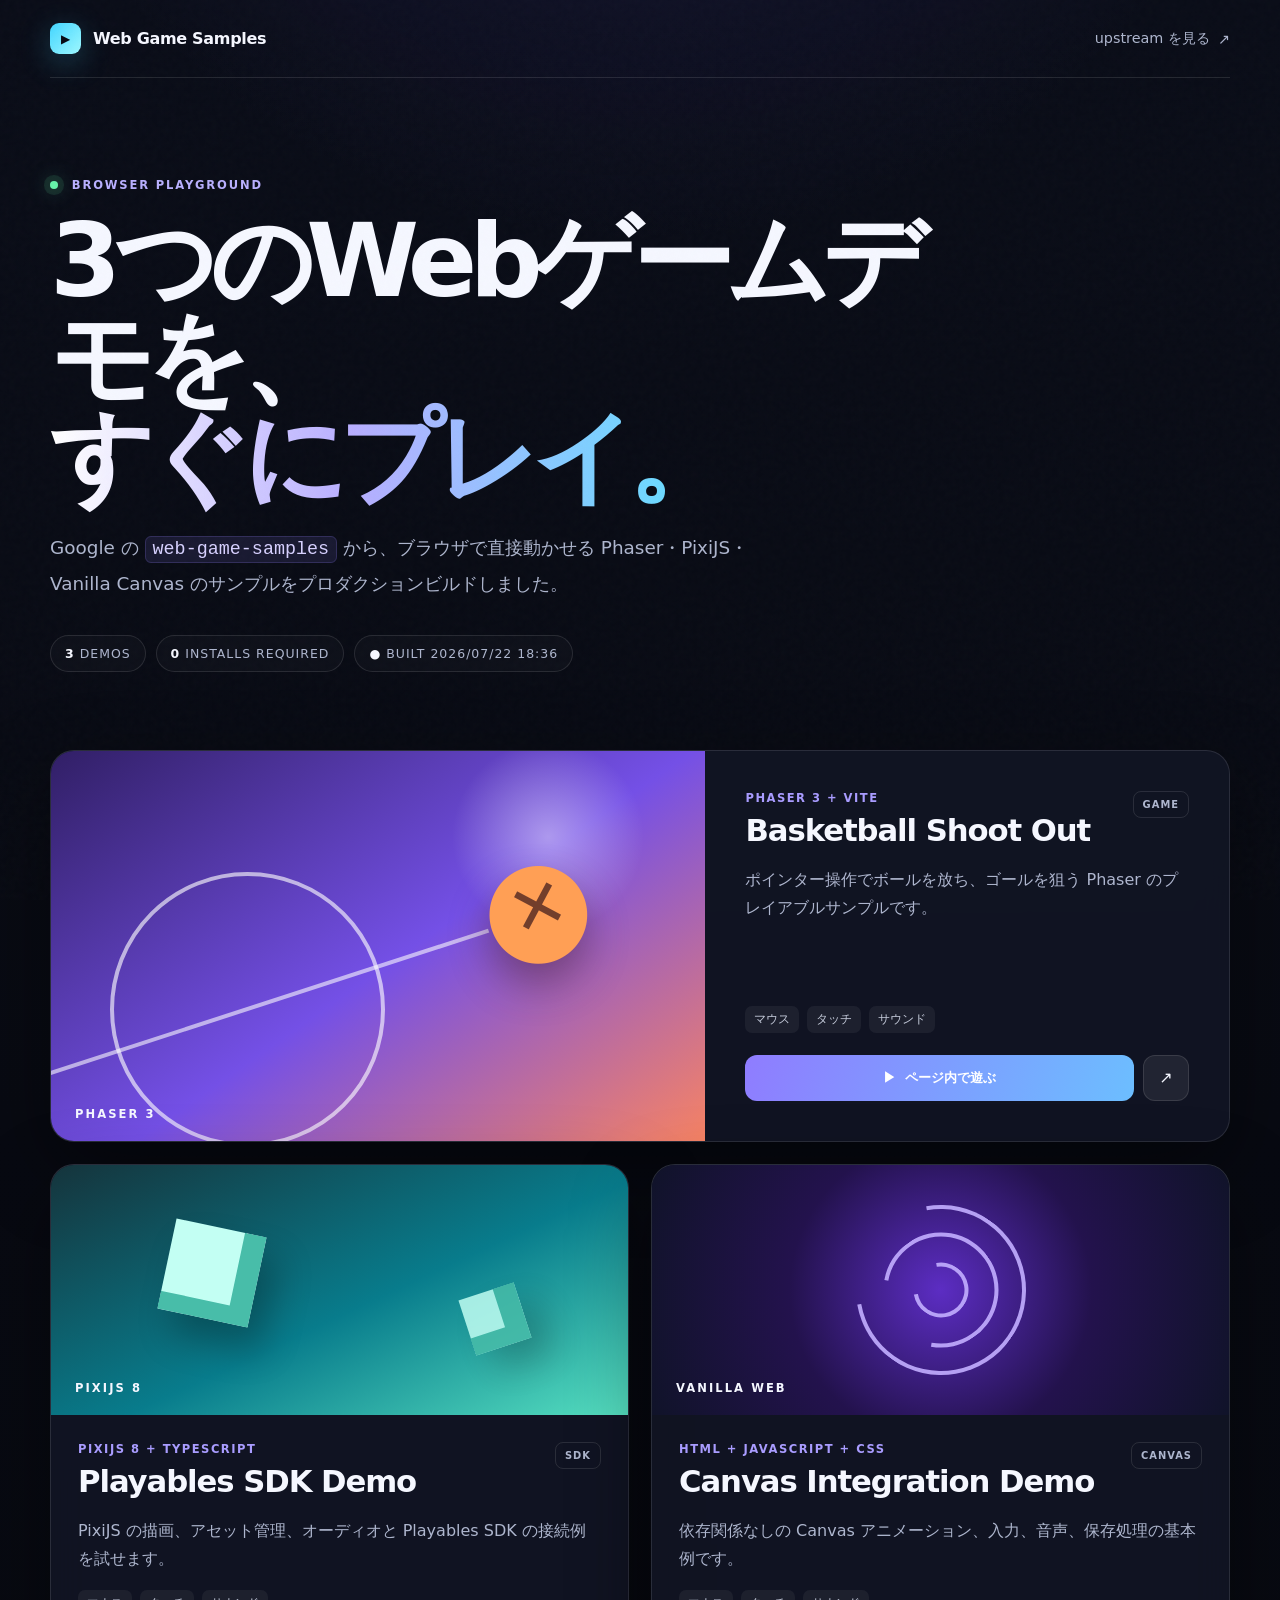
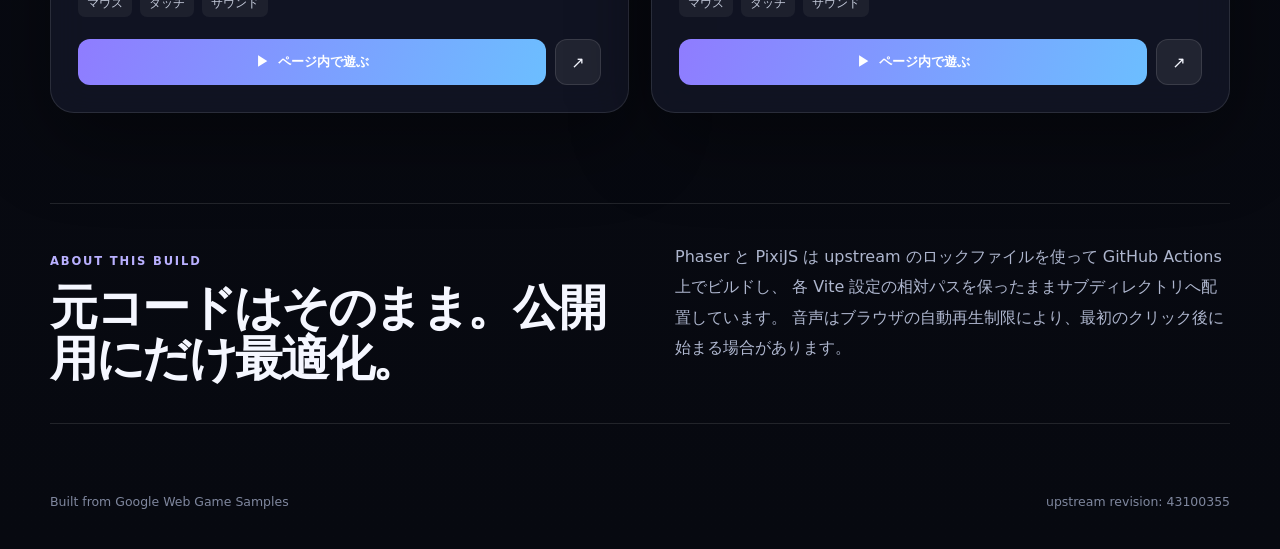
<file: index.html>
<!doctype html>
<html lang="ja">
  <head>
    <meta charset="utf-8" />
    <meta name="viewport" content="width=device-width, initial-scale=1" />
    <meta name="theme-color" content="#090b14" />
    <meta
      name="description"
      content="Google Web Game Samples の Phaser・PixiJS・Plain HTML デモをブラウザで遊べるランチャー"
    />
    <title>Web Game Samples Playground</title>
    <link rel="stylesheet" href="./styles.css" />
    <script src="./app.js" defer></script>
  </head>
  <body>
    <div class="aurora aurora-one" aria-hidden="true"></div>
    <div class="aurora aurora-two" aria-hidden="true"></div>

    <header class="site-header">
      <a class="brand" href="./" aria-label="トップへ戻る">
        <span class="brand-mark" aria-hidden="true">▶</span>
        <span>Web Game Samples</span>
      </a>
      <a
        class="source-link"
        href="https://github.com/google/web-game-samples"
        target="_blank"
        rel="noreferrer"
      >
        upstream を見る
        <span aria-hidden="true">↗</span>
      </a>
    </header>

    <main>
      <section class="hero" aria-labelledby="hero-title">
        <div class="eyebrow"><span class="pulse"></span> BROWSER PLAYGROUND</div>
        <h1 id="hero-title">3つのWebゲームデモを、<br /><span>すぐにプレイ。</span></h1>
        <p class="hero-copy">
          Google の <code>web-game-samples</code> から、ブラウザで直接動かせる
          Phaser・PixiJS・Vanilla Canvas のサンプルをプロダクションビルドしました。
        </p>
        <div class="hero-meta" aria-label="公開情報">
          <span><strong>3</strong> demos</span>
          <span><strong>0</strong> installs required</span>
          <span id="build-status"><strong>●</strong> build info loading</span>
        </div>
      </section>

      <section class="game-grid" aria-label="ゲーム一覧">
        <article class="game-card featured">
          <div class="card-visual phaser-visual" aria-hidden="true">
            <div class="court-lines"></div>
            <div class="ball">●</div>
            <span class="visual-label">PHASER 3</span>
          </div>
          <div class="card-body">
            <div class="card-heading">
              <div>
                <p class="framework">Phaser 3 + Vite</p>
                <h2>Basketball Shoot Out</h2>
              </div>
              <span class="badge">GAME</span>
            </div>
            <p>ポインター操作でボールを放ち、ゴールを狙う Phaser のプレイアブルサンプルです。</p>
            <div class="controls"><span>マウス</span><span>タッチ</span><span>サウンド</span></div>
            <div class="card-actions">
              <button class="play-button" type="button" data-play="phaser">
                <span aria-hidden="true">▶</span> ページ内で遊ぶ
              </button>
              <a href="./demos/phaser/" target="_blank" rel="noreferrer" aria-label="Phaserデモを新しいタブで開く">↗</a>
            </div>
          </div>
        </article>

        <article class="game-card">
          <div class="card-visual pixi-visual" aria-hidden="true">
            <div class="pixel-cube cube-one"></div>
            <div class="pixel-cube cube-two"></div>
            <span class="visual-label">PIXIJS 8</span>
          </div>
          <div class="card-body">
            <div class="card-heading">
              <div>
                <p class="framework">PixiJS 8 + TypeScript</p>
                <h2>Playables SDK Demo</h2>
              </div>
              <span class="badge">SDK</span>
            </div>
            <p>PixiJS の描画、アセット管理、オーディオと Playables SDK の接続例を試せます。</p>
            <div class="controls"><span>マウス</span><span>タッチ</span><span>サウンド</span></div>
            <div class="card-actions">
              <button class="play-button" type="button" data-play="pixijs">
                <span aria-hidden="true">▶</span> ページ内で遊ぶ
              </button>
              <a href="./demos/pixijs/" target="_blank" rel="noreferrer" aria-label="PixiJSデモを新しいタブで開く">↗</a>
            </div>
          </div>
        </article>

        <article class="game-card">
          <div class="card-visual plain-visual" aria-hidden="true">
            <div class="spiral-ring ring-one"></div>
            <div class="spiral-ring ring-two"></div>
            <div class="spiral-ring ring-three"></div>
            <span class="visual-label">VANILLA WEB</span>
          </div>
          <div class="card-body">
            <div class="card-heading">
              <div>
                <p class="framework">HTML + JavaScript + CSS</p>
                <h2>Canvas Integration Demo</h2>
              </div>
              <span class="badge">CANVAS</span>
            </div>
            <p>依存関係なしの Canvas アニメーション、入力、音声、保存処理の基本例です。</p>
            <div class="controls"><span>マウス</span><span>タッチ</span><span>サウンド</span></div>
            <div class="card-actions">
              <button class="play-button" type="button" data-play="plain">
                <span aria-hidden="true">▶</span> ページ内で遊ぶ
              </button>
              <a href="./demos/plain/" target="_blank" rel="noreferrer" aria-label="Plain HTMLデモを新しいタブで開く">↗</a>
            </div>
          </div>
        </article>
      </section>

      <section class="notes" aria-labelledby="notes-title">
        <div>
          <p class="eyebrow">ABOUT THIS BUILD</p>
          <h2 id="notes-title">元コードはそのまま。公開用にだけ最適化。</h2>
        </div>
        <p>
          Phaser と PixiJS は upstream のロックファイルを使って GitHub Actions 上でビルドし、
          各 Vite 設定の相対パスを保ったままサブディレクトリへ配置しています。
          音声はブラウザの自動再生制限により、最初のクリック後に始まる場合があります。
        </p>
      </section>
    </main>

    <footer>
      <span>Built from Google Web Game Samples</span>
      <span id="build-detail">upstream revision: loading…</span>
    </footer>

    <dialog class="player-dialog" id="player-dialog">
      <div class="player-shell">
        <div class="player-toolbar">
          <div>
            <span class="live-dot"></span>
            <strong id="player-title">Demo</strong>
          </div>
          <div class="toolbar-actions">
            <a id="external-link" href="./" target="_blank" rel="noreferrer">新しいタブ ↗</a>
            <button id="fullscreen-button" type="button" aria-label="全画面表示">⛶</button>
            <button id="close-button" type="button" aria-label="閉じる">×</button>
          </div>
        </div>
        <iframe
          id="game-frame"
          title="ゲームデモ"
          allow="autoplay; fullscreen; gamepad"
          referrerpolicy="strict-origin-when-cross-origin"
        ></iframe>
      </div>
    </dialog>
  </body>
</html>
</file>
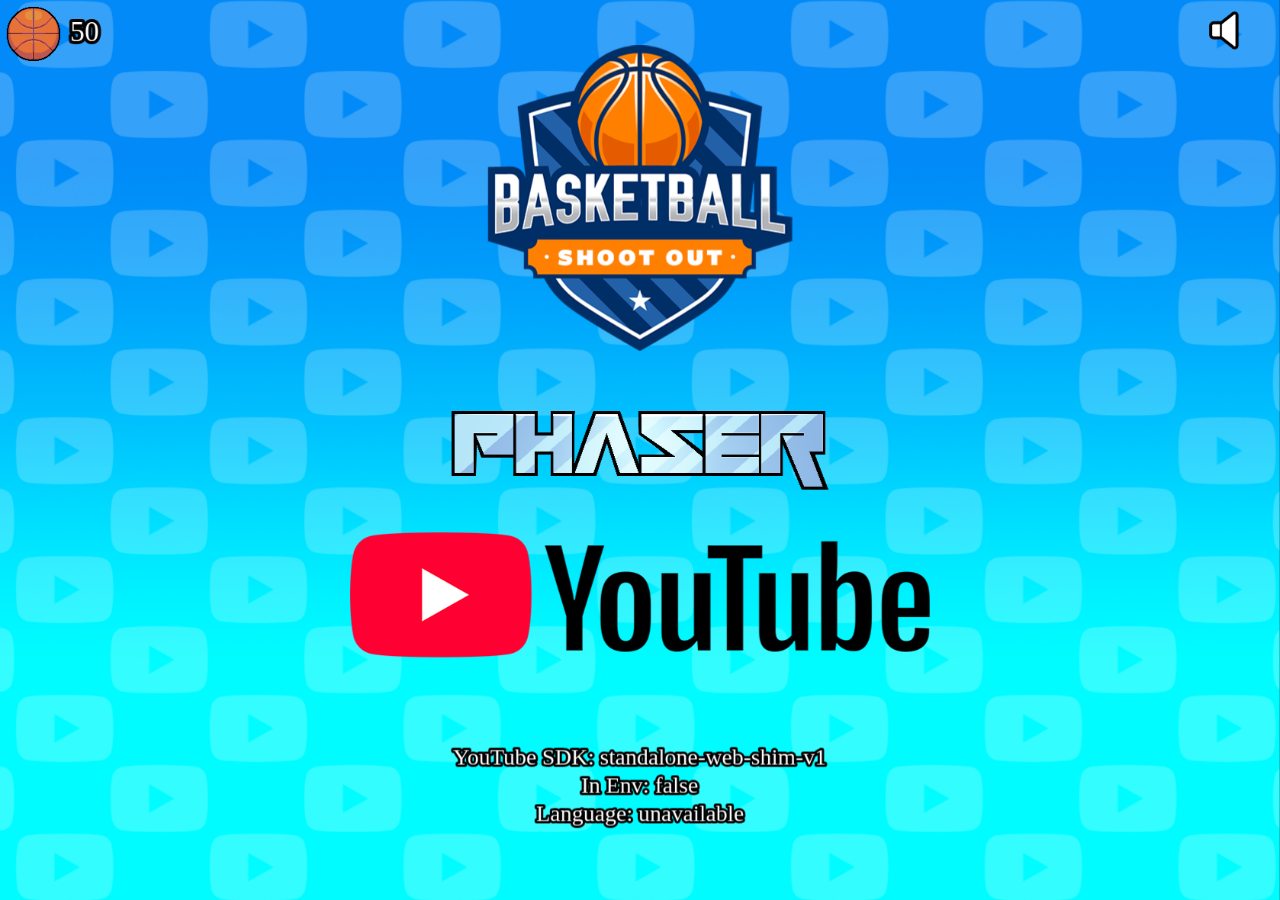
<file: demos/phaser/index.html>
<!doctype html>
<html lang="en">
<head>
    <meta charset="UTF-8" />
    <link rel="icon" type="image/png" href="./favicon.png" />
    <meta name="viewport" content="width=device-width, initial-scale=1.0, viewport-fit=cover" />
    <link rel="stylesheet" href="./style.css">
    <title>Phaser YouTube Playables Template</title>
    <!-- Load the YouTube Playables SDK as the first script on the page. -->
    <script src="https://www.youtube.com/game_api/v1"></script>
    <script src="./playables-shim.js"></script>
  <script type="module" crossorigin src="./assets/index-BWN9hsBi.js"></script>
  <link rel="modulepreload" crossorigin href="./assets/phaser-ISs0pP47.js">
</head>

<body>

    <div id="gameParent"></div>


</body>
</html>
</file>
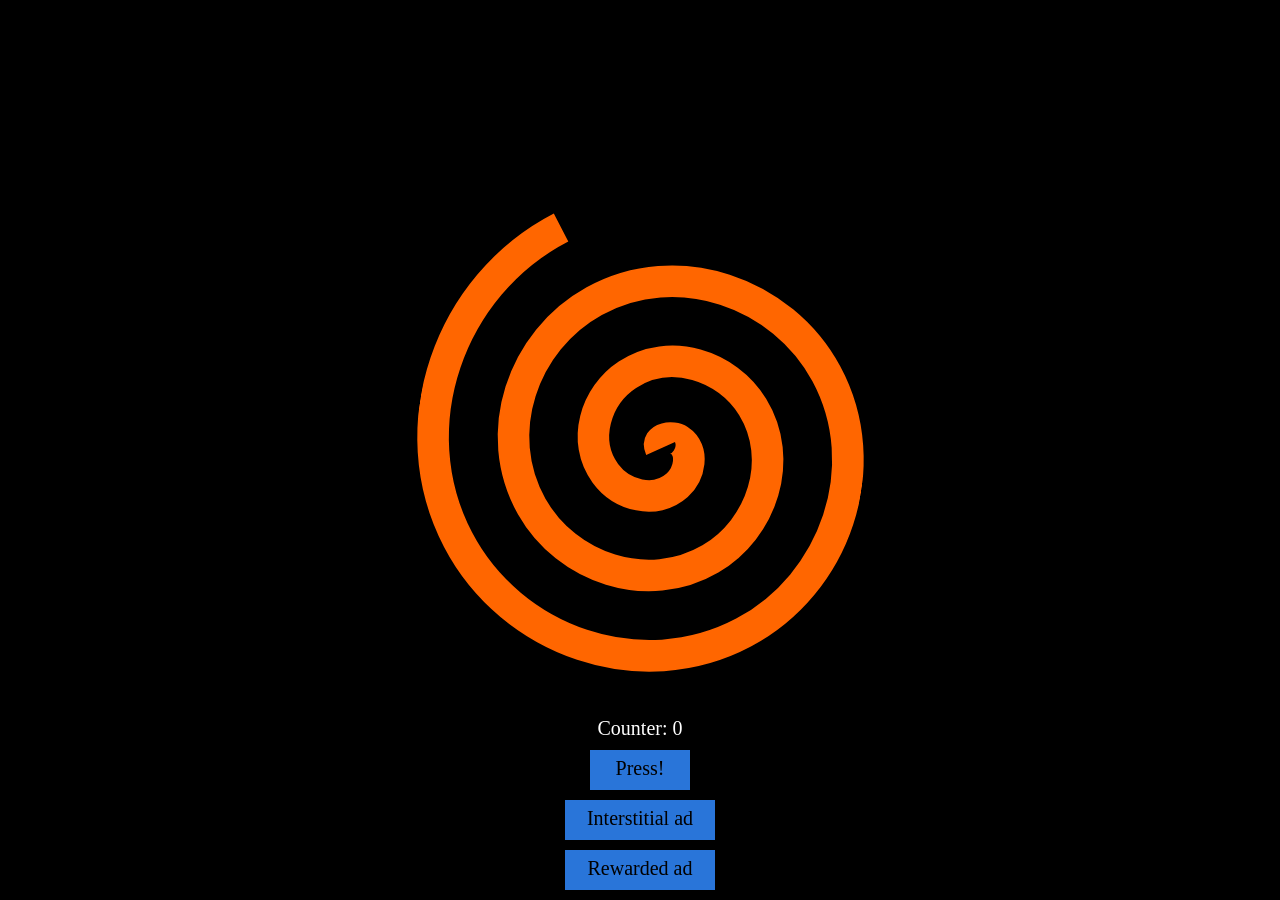
<file: demos/plain/index.html>
<!DOCTYPE html>
<!--
 Copyright 2023 Google LLC

 Licensed under the Apache License, Version 2.0 (the "License");
 you may not use this file except in compliance with the License.
 You may obtain a copy of the License at

     http://www.apache.org/licenses/LICENSE-2.0

 Unless required by applicable law or agreed to in writing, software
 distributed under the License is distributed on an "AS IS" BASIS,
 WITHOUT WARRANTIES OR CONDITIONS OF ANY KIND, either express or implied.
 See the License for the specific language governing permissions and
 limitations under the License.
-->

<html>

<head>
  <meta charset="UTF-8">
  <meta name="viewport" content="width=device-width, initial-scale=1.0">
  <meta http-equiv="X-UA-Compatible" content="ie=edge">
  <title>YouTube Playable Sample - Plain HTML/JS/CSS</title>
  <!-- Minimal style sheet. -->
  <link rel="stylesheet" href="main.css">
  <!-- Load the YouTube Playables SDK as the first script on the page. -->
  <script src="https://www.youtube.com/game_api/v1"></script>
    <script src="./playables-shim.js"></script>
  <!-- Load the game script. -->
  <script src="main.js"></script>
</head>

<body>
  <canvas id="canvas"></canvas>
</body>

</html>
</file>
<file: styles.css>
:root {
  color-scheme: dark;
  --bg: #080a12;
  --panel: rgba(19, 23, 38, 0.82);
  --panel-strong: #15192a;
  --line: rgba(255, 255, 255, 0.11);
  --text: #f5f7ff;
  --muted: #aeb6ce;
  --accent: #8f7cff;
  --accent-2: #42d6ff;
  --success: #66f2a8;
  --shadow: 0 28px 80px rgba(0, 0, 0, 0.4);
  font-family: Inter, ui-sans-serif, system-ui, -apple-system, BlinkMacSystemFont, "Segoe UI", sans-serif;
  background: var(--bg);
  color: var(--text);
}

* { box-sizing: border-box; }
html { min-width: 320px; scroll-behavior: smooth; }
body {
  margin: 0;
  min-height: 100vh;
  overflow-x: hidden;
  background:
    radial-gradient(circle at 50% -20%, rgba(86, 68, 190, 0.22), transparent 42rem),
    linear-gradient(180deg, #0a0d18 0%, var(--bg) 52%, #070910 100%);
}
body::before {
  content: "";
  position: fixed;
  inset: 0;
  pointer-events: none;
  opacity: 0.04;
  background-image: url("data:image/svg+xml,%3Csvg viewBox='0 0 160 160' xmlns='http://www.w3.org/2000/svg'%3E%3Cfilter id='n'%3E%3CfeTurbulence type='fractalNoise' baseFrequency='.95' numOctaves='4' stitchTiles='stitch'/%3E%3C/filter%3E%3Crect width='100%25' height='100%25' filter='url(%23n)' opacity='.5'/%3E%3C/svg%3E");
}
button, a { -webkit-tap-highlight-color: transparent; }
a { color: inherit; }

.aurora {
  position: fixed;
  z-index: -1;
  border-radius: 50%;
  filter: blur(90px);
  opacity: 0.16;
  pointer-events: none;
}
.aurora-one { width: 26rem; height: 26rem; background: #6b4eff; top: 22rem; left: -13rem; }
.aurora-two { width: 30rem; height: 30rem; background: #08b8da; top: 50rem; right: -18rem; }

.site-header, main, footer { width: min(1180px, calc(100% - 40px)); margin-inline: auto; }
.site-header {
  height: 78px;
  display: flex;
  align-items: center;
  justify-content: space-between;
  border-bottom: 1px solid var(--line);
}
.brand { display: inline-flex; gap: 12px; align-items: center; font-weight: 760; text-decoration: none; letter-spacing: -0.02em; }
.brand-mark {
  width: 31px;
  aspect-ratio: 1;
  display: grid;
  place-items: center;
  border-radius: 9px;
  color: #080a12;
  background: linear-gradient(135deg, var(--accent-2), #9ef8ff);
  font-size: 12px;
  box-shadow: 0 8px 30px rgba(66, 214, 255, 0.25);
}
.source-link { color: var(--muted); text-decoration: none; font-size: 0.9rem; display: flex; gap: 8px; align-items: center; }
.source-link:hover { color: var(--text); }

.hero { padding: 100px 0 78px; max-width: 900px; }
.eyebrow { color: #b9b0ff; letter-spacing: 0.16em; font-size: 0.72rem; font-weight: 800; text-transform: uppercase; }
.pulse, .live-dot {
  display: inline-block;
  width: 8px;
  height: 8px;
  border-radius: 50%;
  margin-right: 8px;
  background: var(--success);
  box-shadow: 0 0 0 6px rgba(102, 242, 168, 0.1), 0 0 20px rgba(102, 242, 168, 0.7);
}
.hero h1 {
  margin: 20px 0 24px;
  font-size: clamp(3.1rem, 8vw, 6.4rem);
  line-height: 0.96;
  letter-spacing: -0.075em;
  font-weight: 860;
}
.hero h1 span {
  color: transparent;
  background: linear-gradient(90deg, #fff, #b8aeff 45%, #5fe1ff);
  background-clip: text;
  -webkit-background-clip: text;
}
.hero-copy { color: var(--muted); max-width: 710px; line-height: 1.85; font-size: clamp(1rem, 2vw, 1.15rem); }
.hero-copy code { color: #d7d1ff; background: rgba(143, 124, 255, 0.12); border: 1px solid rgba(143, 124, 255, 0.2); padding: 2px 7px; border-radius: 6px; }
.hero-meta { display: flex; flex-wrap: wrap; gap: 10px; margin-top: 34px; color: var(--muted); font-size: 0.78rem; text-transform: uppercase; letter-spacing: 0.08em; }
.hero-meta span { padding: 10px 14px; border: 1px solid var(--line); border-radius: 999px; background: rgba(255, 255, 255, 0.025); }
.hero-meta strong { color: var(--text); }

.game-grid { display: grid; grid-template-columns: repeat(2, minmax(0, 1fr)); gap: 22px; }
.game-card {
  min-width: 0;
  overflow: hidden;
  border: 1px solid var(--line);
  border-radius: 24px;
  background: var(--panel);
  box-shadow: var(--shadow);
  backdrop-filter: blur(18px);
  transition: transform 180ms ease, border-color 180ms ease;
}
.game-card:hover { transform: translateY(-4px); border-color: rgba(255, 255, 255, 0.22); }
.game-card.featured { grid-column: 1 / -1; display: grid; grid-template-columns: 1.25fr 1fr; }
.card-visual { min-height: 250px; position: relative; overflow: hidden; isolation: isolate; }
.featured .card-visual { min-height: 390px; }
.visual-label { position: absolute; left: 24px; bottom: 20px; z-index: 3; font-weight: 900; font-size: 0.72rem; letter-spacing: 0.18em; }
.phaser-visual { background: linear-gradient(145deg, #311f66, #7450e6 53%, #f78364); }
.phaser-visual::after { content: ""; position: absolute; inset: 0; background: radial-gradient(circle at 76% 22%, rgba(255,255,255,.42), transparent 6rem); }
.court-lines { position: absolute; width: 42%; aspect-ratio: 1; border: 4px solid rgba(255,255,255,.62); border-radius: 50%; left: 9%; top: 31%; }
.court-lines::before { content: ""; position: absolute; width: 190%; height: 4px; background: rgba(255,255,255,.58); top: 49%; left: -45%; transform: rotate(-18deg); }
.ball { position: absolute; z-index: 2; right: 17%; top: 20%; font-size: clamp(5rem, 11vw, 8rem); color: #ff9f55; filter: drop-shadow(0 20px 20px rgba(65, 25, 20, .42)); text-shadow: inset 0 0 0 #000; }
.ball::after { content: "+"; position: absolute; inset: 0; display: grid; place-items: center; color: rgba(67,29,29,.75); font-size: .62em; transform: rotate(28deg); }
.pixi-visual { background: linear-gradient(155deg, #15343c, #087c8c 55%, #56dfc0); }
.pixel-cube { position: absolute; width: 92px; aspect-ratio: 1; background: #c3fff3; box-shadow: inset -22px -18px 0 #48bda9, 18px 22px 35px rgba(0,0,0,.25); transform: rotate(12deg); }
.cube-one { left: 20%; top: 25%; }
.cube-two { width: 58px; right: 18%; top: 50%; transform: rotate(-18deg); opacity: .84; }
.plain-visual { background: radial-gradient(circle, #5c2dc3 0%, #23124d 48%, #101329 100%); }
.spiral-ring { position: absolute; left: 50%; top: 50%; border: 4px solid rgba(194, 174, 255, .9); border-left-color: transparent; border-radius: 50%; transform: translate(-50%, -50%) rotate(35deg); }
.ring-one { width: 170px; height: 170px; }
.ring-two { width: 115px; height: 115px; transform: translate(-50%, -50%) rotate(-35deg); }
.ring-three { width: 55px; height: 55px; }

.card-body { padding: 27px; display: flex; flex-direction: column; }
.featured .card-body { justify-content: center; padding: 40px; }
.card-heading { display: flex; justify-content: space-between; align-items: flex-start; gap: 18px; }
.framework { margin: 0 0 7px; color: #a99cff; font-size: 0.72rem; font-weight: 800; text-transform: uppercase; letter-spacing: 0.13em; }
.card-heading h2 { margin: 0; font-size: clamp(1.3rem, 2.4vw, 2rem); letter-spacing: -0.035em; }
.badge { flex: 0 0 auto; padding: 7px 9px; border: 1px solid var(--line); border-radius: 8px; color: var(--muted); font-size: 0.62rem; font-weight: 800; letter-spacing: 0.1em; }
.card-body > p { color: var(--muted); line-height: 1.72; margin: 18px 0; }
.controls { display: flex; flex-wrap: wrap; gap: 8px; margin: auto 0 22px; }
.controls span { color: #c6ccdc; border-radius: 7px; background: rgba(255,255,255,.055); padding: 6px 9px; font-size: .72rem; }
.card-actions { display: flex; gap: 9px; }
.play-button, .card-actions > a {
  border: 0;
  min-height: 46px;
  border-radius: 12px;
  cursor: pointer;
  transition: transform 150ms ease, filter 150ms ease;
}
.play-button { flex: 1; padding: 0 17px; display: inline-flex; align-items: center; justify-content: center; gap: 9px; background: linear-gradient(110deg, var(--accent), #6cbeff); color: white; font-weight: 800; }
.card-actions > a { width: 46px; display: grid; place-items: center; text-decoration: none; background: rgba(255,255,255,.075); border: 1px solid var(--line); }
.play-button:hover, .card-actions > a:hover { transform: translateY(-2px); filter: brightness(1.1); }

.notes { margin: 90px 0 70px; padding: 38px 0; display: grid; grid-template-columns: 1fr 1fr; gap: 70px; border-top: 1px solid var(--line); border-bottom: 1px solid var(--line); }
.notes h2 { font-size: clamp(1.8rem, 4vw, 3rem); letter-spacing: -0.05em; line-height: 1.08; margin: 14px 0 0; }
.notes > p { margin: 0; color: var(--muted); line-height: 1.9; }
footer { display: flex; justify-content: space-between; gap: 20px; padding: 0 0 42px; color: #7f879e; font-size: .78rem; }

.player-dialog { width: 100vw; max-width: none; height: 100vh; max-height: none; padding: 0; border: 0; background: rgba(2, 4, 10, .86); }
.player-dialog::backdrop { background: rgba(2, 4, 10, .86); backdrop-filter: blur(16px); }
.player-shell { width: min(1500px, calc(100vw - 32px)); height: min(950px, calc(100vh - 32px)); margin: 16px auto; display: flex; flex-direction: column; overflow: hidden; border: 1px solid rgba(255,255,255,.16); border-radius: 18px; background: #05070d; box-shadow: 0 28px 100px rgba(0,0,0,.62); }
.player-toolbar { height: 58px; flex: 0 0 58px; padding: 0 13px 0 20px; display: flex; align-items: center; justify-content: space-between; gap: 14px; border-bottom: 1px solid var(--line); background: #111522; }
.player-toolbar > div { display: flex; align-items: center; }
.toolbar-actions { gap: 8px; }
.toolbar-actions a, .toolbar-actions button { min-height: 36px; padding: 0 12px; border-radius: 9px; color: var(--text); background: rgba(255,255,255,.07); border: 1px solid var(--line); text-decoration: none; display: inline-grid; place-items: center; cursor: pointer; font: inherit; }
#close-button { font-size: 1.25rem; }
#game-frame { width: 100%; flex: 1; border: 0; background: #000; }

@media (max-width: 820px) {
  .site-header, main, footer { width: min(100% - 26px, 1180px); }
  .hero { padding-top: 72px; }
  .game-grid { grid-template-columns: 1fr; }
  .game-card.featured { grid-column: auto; display: block; }
  .featured .card-visual { min-height: 270px; }
  .featured .card-body { padding: 27px; }
  .notes { grid-template-columns: 1fr; gap: 26px; }
}

@media (max-width: 520px) {
  .source-link { font-size: 0; }
  .source-link span { font-size: 1.1rem; }
  .hero h1 { font-size: clamp(2.8rem, 16vw, 4.2rem); }
  .hero-meta span { width: 100%; }
  .card-body, .featured .card-body { padding: 22px; }
  footer { flex-direction: column; }
  .player-shell { width: 100vw; height: 100vh; margin: 0; border-radius: 0; border: 0; }
  .player-toolbar { padding-left: 13px; }
  .toolbar-actions a { display: none; }
}

@media (prefers-reduced-motion: reduce) {
  *, *::before, *::after { scroll-behavior: auto !important; transition-duration: 0.01ms !important; animation-duration: 0.01ms !important; }
}
</file>
<file: demos/phaser/style.css>
html, body {
    width: 100vw;
    height: 100vh;
    margin: 0;
    padding: 0;
    background-color: black;
}

#gameParent {
    display: flex;
    justify-content: center;
    align-items: center;
    width: 100%;
    height: 100%;
    overflow: hidden;
    position: relative;
}

/* #guide {
    position: absolute;
    max-width: 100%;
    max-height: 100%;
    object-fit: scale-down;
    pointer-events: none;
} */

/* canvas {
    width: 100%;
    height: 100%;
    object-fit: cover;
} */

/* #gameParent canvas {
    position: absolute;
    top: 50%;
    left: 50%;
    transform: translate(-50%, -50%);
} */
</file>
<file: demos/plain/main.css>
/**
 * Copyright 2023 Google LLC
 * 
 * Licensed under the Apache License, Version 2.0 (the "License");
 * you may not use this file except in compliance with the License.
 * You may obtain a copy of the License at
 * 
 *     https://www.apache.org/licenses/LICENSE-2.0
 * 
 * Unless required by applicable law or agreed to in writing, software
 * distributed under the License is distributed on an "AS IS" BASIS,
 * WITHOUT WARRANTIES OR CONDITIONS OF ANY KIND, either express or implied.
 * See the License for the specific language governing permissions and
 * limitations under the License.
 */

/* Remove the default margins for consistency. */
* {
  margin: 0;
}

/* Match the viewport. */
html, body {
  width: 100%;
  height: 100%;
}

/* Prevent the canvas from scrolling. */
canvas {
  display: block;
}
</file>
